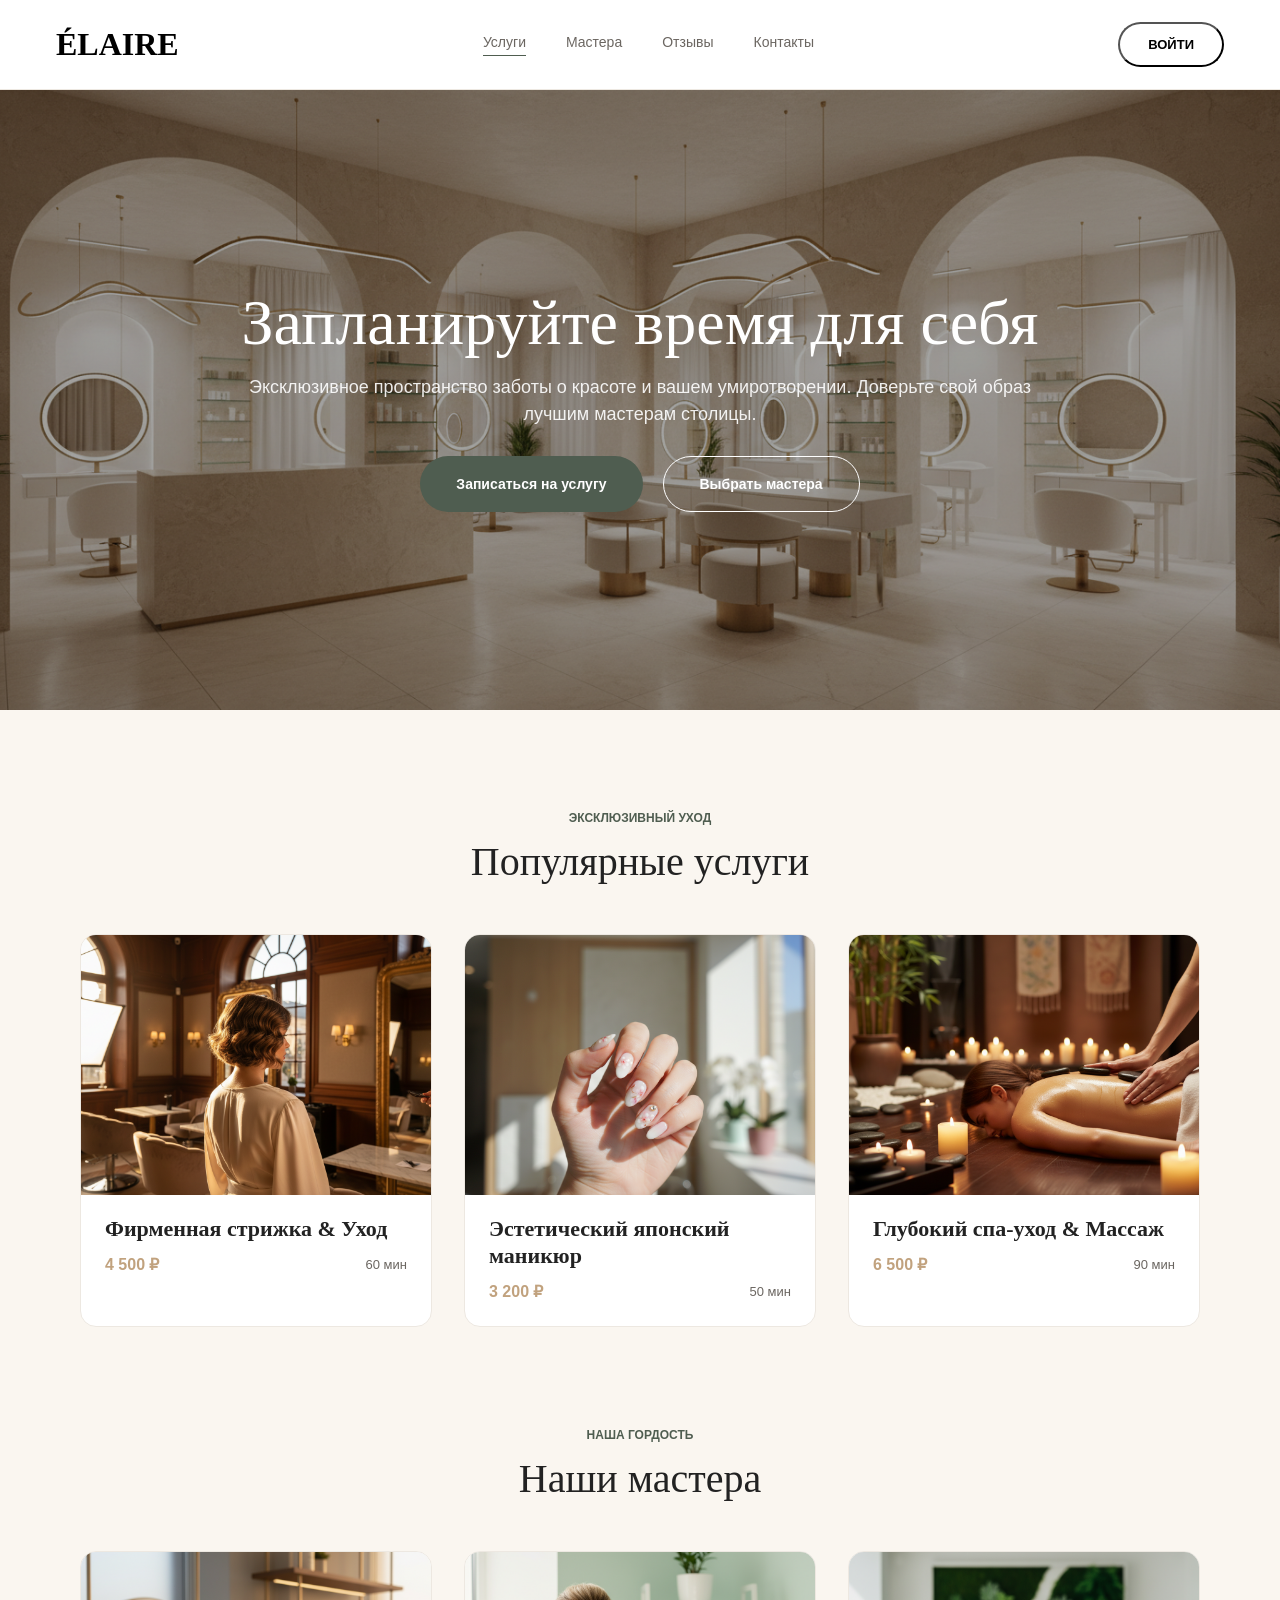
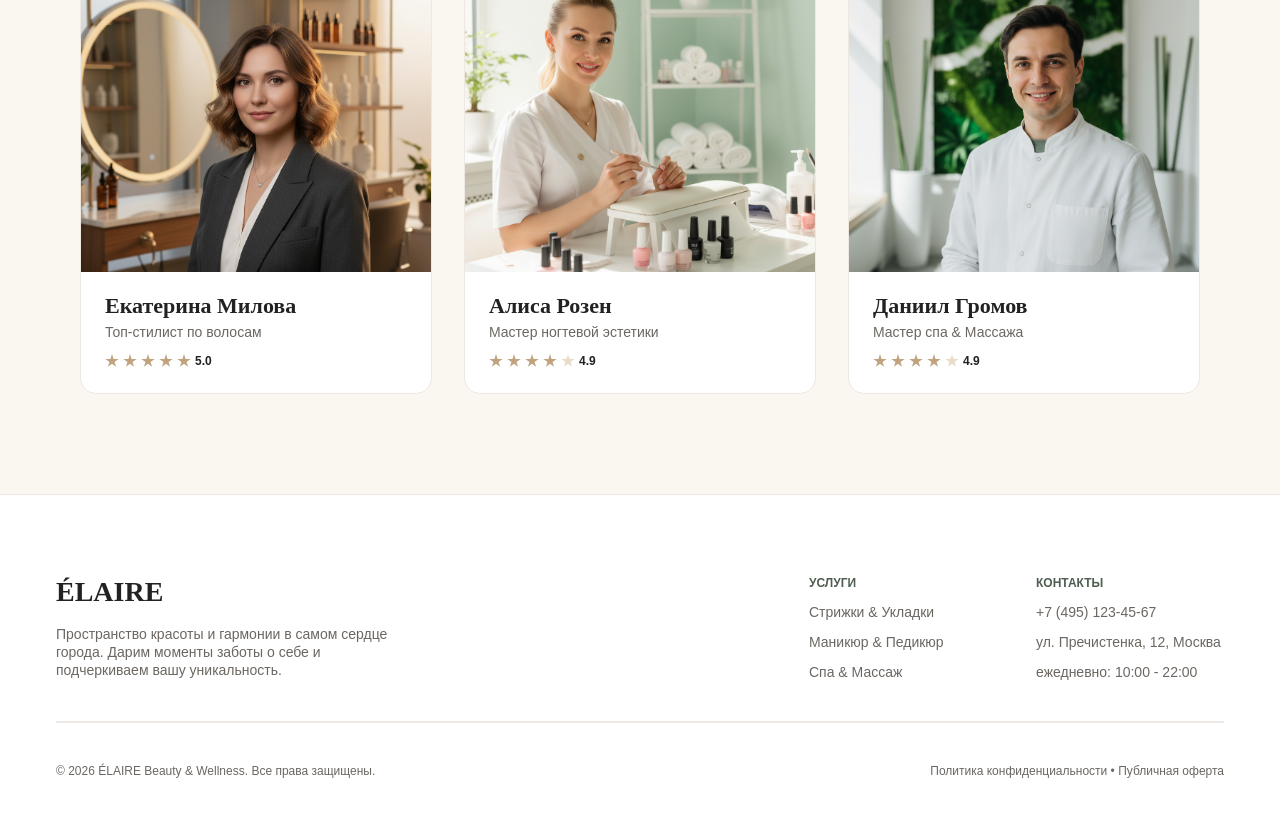
<file: frontend-1-complete/index.html>
<!DOCTYPE html>
<html lang="ru">
  <head>
    <meta charset="UTF-8" />
    <link rel="icon" type="image/svg+xml" href="/favicon.svg" />
    <meta name="viewport" content="width=device-width, initial-scale=1.0" />
    <title>ÉLAIRE — Салон услуг</title>
    <link rel="stylesheet" href="home.css" />
  </head>
  <body>
    <div class="page">
      <!-- header -->
      <header class="header">
        <div class="logo">
          <span class="logo-text">ÉLAIRE</span>
        </div>
        <nav class="nav-links">
          <div class="nav-item active"><a href="#">Услуги</a></div>
          <div class="nav-item"><a href="#">Мастера</a></div>
          <div class="nav-item"><a href="#">Отзывы</a></div>
          <div class="nav-item"><a href="#">Контакты</a></div>
        </nav>
        <button class="login-button"><span>Войти</span></button>
      </header>

      <!-- hero -->
      <section class="hero">
        <div class="hero-text-container">
          <h1 class="hero-title">Запланируйте время для себя</h1>
          <p class="hero-desc">
            Эксклюзивное пространство заботы о красоте и вашем умиротворении.
            Доверьте свой образ лучшим мастерам столицы.
          </p>
        </div>
        <div class="hero-ctas">
          <button
            class="cta-service"
            onclick="window.location.href='services.html'"
          >
            Записаться на услугу
          </button>
          <button class="cta-master">Выбрать мастера</button>
        </div>
      </section>

      <!-- popular services -->
      <section class="popular-services">
        <div class="section-header">
          <span class="section-tag">Эксклюзивный уход</span>
          <h2 class="section-title">Популярные услуги</h2>
        </div>
        <div class="services-grid">
          <article class="service-card">
            <div
              class="service-card-image"
              style="background-image: url('images/service-haircut.png')"
            ></div>
            <div class="service-card-body">
              <h3 class="service-card-title">Фирменная стрижка &amp; Уход</h3>
              <div class="service-card-meta">
                <span class="price">4 500 ₽</span>
                <span class="duration">60 мин</span>
              </div>
            </div>
          </article>
          <article class="service-card">
            <div
              class="service-card-image"
              style="background-image: url('images/service-manicure.png')"
            ></div>
            <div class="service-card-body">
              <h3 class="service-card-title">Эстетический японский маникюр</h3>
              <div class="service-card-meta">
                <span class="price">3 200 ₽</span>
                <span class="duration">50 мин</span>
              </div>
            </div>
          </article>
          <article class="service-card">
            <div
              class="service-card-image"
              style="background-image: url('images/service-spa.png')"
            ></div>
            <div class="service-card-body">
              <h3 class="service-card-title">Глубокий спа-уход &amp; Массаж</h3>
              <div class="service-card-meta">
                <span class="price">6 500 ₽</span>
                <span class="duration">90 мин</span>
              </div>
            </div>
          </article>
        </div>
      </section>

      <!-- our masters -->
      <section class="our-masters">
        <div class="section-header">
          <span class="section-tag">Наша гордость</span>
          <h2 class="section-title">Наши мастера</h2>
        </div>
        <div class="masters-grid">
          <article class="master-card">
            <div
              class="master-card-image"
              style="background-image: url('images/master-ekaterina.png')"
            ></div>
            <div class="master-card-body">
              <div class="master-info">
                <h3 class="master-name">Екатерина Милова</h3>
                <span class="master-role">Топ-стилист по волосам</span>
              </div>
              <div class="stars">
                <span class="star"></span>
                <span class="star"></span>
                <span class="star"></span>
                <span class="star"></span>
                <span class="star"></span>
                <span class="rating">5.0</span>
              </div>
            </div>
          </article>
          <article class="master-card">
            <div
              class="master-card-image"
              style="background-image: url('images/master-alisa.png')"
            ></div>
            <div class="master-card-body">
              <div class="master-info">
                <h3 class="master-name">Алиса Розен</h3>
                <span class="master-role">Мастер ногтевой эстетики</span>
              </div>
              <div class="stars">
                <span class="star"></span>
                <span class="star"></span>
                <span class="star"></span>
                <span class="star"></span>
                <span class="star star-empty"></span>
                <span class="rating">4.9</span>
              </div>
            </div>
          </article>
          <article class="master-card">
            <div
              class="master-card-image"
              style="background-image: url('images/master-daniil.png')"
            ></div>
            <div class="master-card-body">
              <div class="master-info">
                <h3 class="master-name">Даниил Громов</h3>
                <span class="master-role">Мастер спа &amp; Массажа</span>
              </div>
              <div class="stars">
                <span class="star"></span>
                <span class="star"></span>
                <span class="star"></span>
                <span class="star"></span>
                <span class="star star-empty"></span>
                <span class="rating">4.9</span>
              </div>
            </div>
          </article>
        </div>
      </section>

      <!-- footer -->
      <footer class="footer">
        <div class="footer-top">
          <div class="footer-brand">
            <span class="brand-name">ÉLAIRE</span>
            <span class="brand-desc"
              >Пространство красоты и гармонии в самом сердце города. Дарим
              моменты заботы о себе и подчеркиваем вашу уникальность.</span
            >
          </div>
          <div class="footer-links-row">
            <div class="links-col" style="width: 147px">
              <span class="col-title">Услуги</span>
              <a href="#">Стрижки &amp; Укладки</a>
              <a href="#">Маникюр &amp; Педикюр</a>
              <a href="#">Спа &amp; Массаж</a>
            </div>
            <div class="links-col" style="width: 188px">
              <span class="col-title">Контакты</span>
              <a href="#">+7 (495) 123-45-67</a>
              <a href="#">ул. Пречистенка, 12, Москва</a>
              <a href="#">ежедневно: 10:00 - 22:00</a>
            </div>
          </div>
        </div>
        <div class="footer-line"></div>
        <div class="footer-bottom">
          <span class="copy"
            >© 2026 ÉLAIRE Beauty &amp; Wellness. Все права защищены.</span
          >
          <span class="legal"
            >Политика конфиденциальности • Публичная оферта</span
          >
        </div>
      </footer>
    </div>
  </body>
</html>
</file>
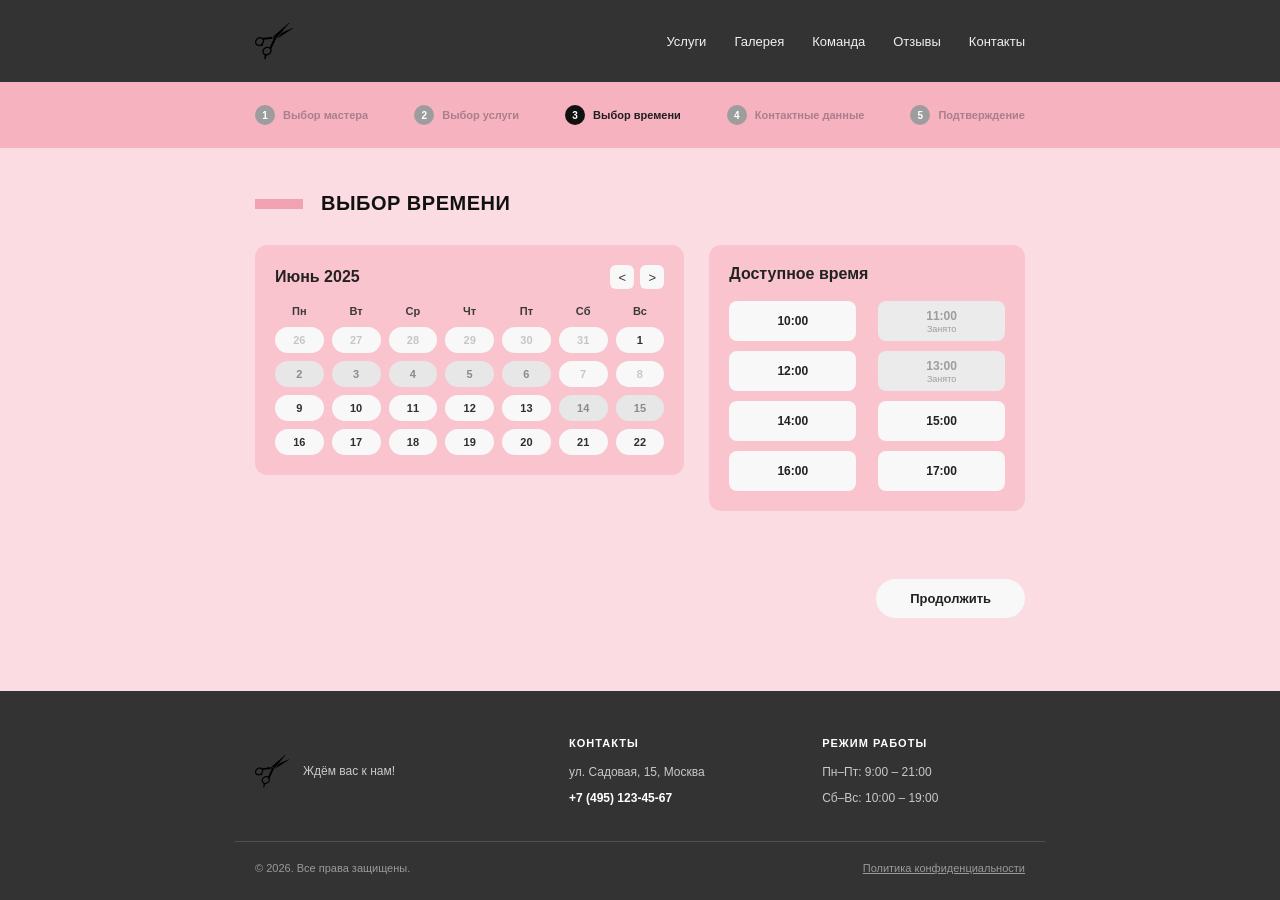
<file: frontend-1-practice/index.html>
<!DOCTYPE html>
<html lang="ru">
  <head>
    <meta charset="UTF-8" />
    <meta name="viewport" content="width=device-width, initial-scale=1.0" />
    <title>Выбор даты и времени</title>
    <link rel="stylesheet" href="styles.css" />
  </head>
  <body>
    <div class="page">

      <!-- Шапка -->
      <header class="header">
        <div class="container header__inner">
          <a class="logo" href="#" aria-label="На главную">
            <img class="logo__img" src="images/logo.png" alt="Логотип салона — ножницы" />
          </a>
          <nav class="nav" aria-label="Основное меню">
            <ul class="nav__list">
              <li><a class="nav__link" href="#">Услуги</a></li>
              <li><a class="nav__link" href="#">Галерея</a></li>
              <li><a class="nav__link" href="#">Команда</a></li>
              <li><a class="nav__link" href="#">Отзывы</a></li>
              <li><a class="nav__link" href="#">Контакты</a></li>
            </ul>
          </nav>
        </div>
      </header>

      <!-- Степпер -->
      <div class="stepper">
        <ol class="steps container">
          <li class="step">
            <span class="step__num">1</span>
            <span class="step__label">Выбор мастера</span>
          </li>
          <li class="step">
            <span class="step__num">2</span>
            <span class="step__label">Выбор услуги</span>
          </li>
          <li class="step step--active">
            <span class="step__num">3</span>
            <span class="step__label">Выбор времени</span>
          </li>
          <li class="step">
            <span class="step__num">4</span>
            <span class="step__label">Контактные данные</span>
          </li>
          <li class="step">
            <span class="step__num">5</span>
            <span class="step__label">Подтверждение</span>
          </li>
        </ol>
      </div>

      <!-- Основная область -->
      <main class="main">
        <div class="container">
          <div class="page-title">
            <span class="page-title__accent" aria-hidden="true"></span>
            <h1 class="page-title__text">Выбор времени</h1>
          </div>

          <div class="booking">
            <!-- Календарь -->
            <section class="card calendar" aria-label="Календарь записи">
              <header class="calendar__header">
                <h2 class="calendar__title">Июнь 2025</h2>
                <div class="calendar__nav">
                  <button class="icon-btn" type="button" aria-label="Предыдущий месяц"><</button>
                  <button class="icon-btn" type="button" aria-label="Следующий месяц">></button>
                </div>
              </header>

              <ul class="weekdays">
                <li class="weekdays__item">Пн</li>
                <li class="weekdays__item">Вт</li>
                <li class="weekdays__item">Ср</li>
                <li class="weekdays__item">Чт</li>
                <li class="weekdays__item">Пт</li>
                <li class="weekdays__item">Сб</li>
                <li class="weekdays__item">Вс</li>
              </ul>

              <div class="days">
                <button class="day day--muted" type="button" disabled>26</button>
                <button class="day day--muted" type="button" disabled>27</button>
                <button class="day day--muted" type="button" disabled>28</button>
                <button class="day day--muted" type="button" disabled>29</button>
                <button class="day day--muted" type="button" disabled>30</button>
                <button class="day day--muted" type="button" disabled>31</button>
                <button class="day" type="button">1</button>

                <button class="day day--busy" type="button" disabled>2</button>
                <button class="day day--busy" type="button" disabled>3</button>
                <button class="day day--busy" type="button" disabled>4</button>
                <button class="day day--busy" type="button" disabled>5</button>
                <button class="day day--busy" type="button" disabled>6</button>
                <button class="day day--muted" type="button" disabled>7</button>
                <button class="day day--muted" type="button" disabled>8</button>

                <button class="day" type="button">9</button>
                <button class="day" type="button">10</button>
                <button class="day" type="button">11</button>
                <button class="day" type="button">12</button>
                <button class="day" type="button">13</button>
                <button class="day day--busy" type="button" disabled>14</button>
                <button class="day day--busy" type="button" disabled>15</button>

                <button class="day" type="button">16</button>
                <button class="day" type="button">17</button>
                <button class="day" type="button">18</button>
                <button class="day" type="button">19</button>
                <button class="day" type="button">20</button>
                <button class="day" type="button">21</button>
                <button class="day" type="button">22</button>
              </div>
            </section>

            <!-- Слоты времени -->
            <aside class="card slots" aria-label="Доступное время">
              <h2 class="slots__title">Доступное время</h2>
              <div class="slots__grid">
                <button class="slot" type="button"><span class="slot__time">10:00</span></button>
                <button class="slot slot--busy" type="button" disabled>
                  <span class="slot__time">11:00</span>
                  <span class="slot__note">Занято</span>
                </button>
                <button class="slot" type="button"><span class="slot__time">12:00</span></button>
                <button class="slot slot--busy" type="button" disabled>
                  <span class="slot__time">13:00</span>
                  <span class="slot__note">Занято</span>
                </button>
                <button class="slot" type="button">
                  <span class="slot__time">14:00</span>
                </button>
                <button class="slot" type="button"><span class="slot__time">15:00</span></button>
                <button class="slot" type="button"><span class="slot__time">16:00</span></button>
                <button class="slot" type="button"><span class="slot__time">17:00</span></button>
              </div>
            </aside>
          </div>

          <div class="actions">
            <button class="btn" type="button">Продолжить</button>
          </div>
        </div>
      </main>

      <!-- Подвал -->
      <footer class="footer">
  <div class="container footer__inner">
    <div class="footer__brand">
      <span class="logo--footer" aria-hidden="true">
        <img class="logo__img" src="images/logo.png" alt="" />
      </span>
      <p class="footer__tagline">Ждём вас к нам!</p>
    </div>

    <div class="footer__col">
      <h3 class="footer__heading">Контакты</h3>
      <ul class="footer__list">
        <li class="footer__item">ул. Садовая, 15, Москва</li>
        <li class="footer__item">
          <a class="footer__phone" href="tel:+74951234567">+7 (495) 123-45-67</a>
        </li>
      </ul>
    </div>

    <div class="footer__col">
      <h3 class="footer__heading">Режим работы</h3>
      <ul class="footer__list">
        <li class="footer__item">Пн–Пт: 9:00 – 21:00</li>
        <li class="footer__item">Сб–Вс: 10:00 – 19:00</li>
      </ul>
    </div>
  </div>

  <div class="container footer__bottom">
    <p class="footer__copy">© 2026. Все права защищены.</p>
    <a class="footer__link" href="#">Политика конфиденциальности</a>
  </div>
</footer>

    </div>
  </body>
</html>
</file>
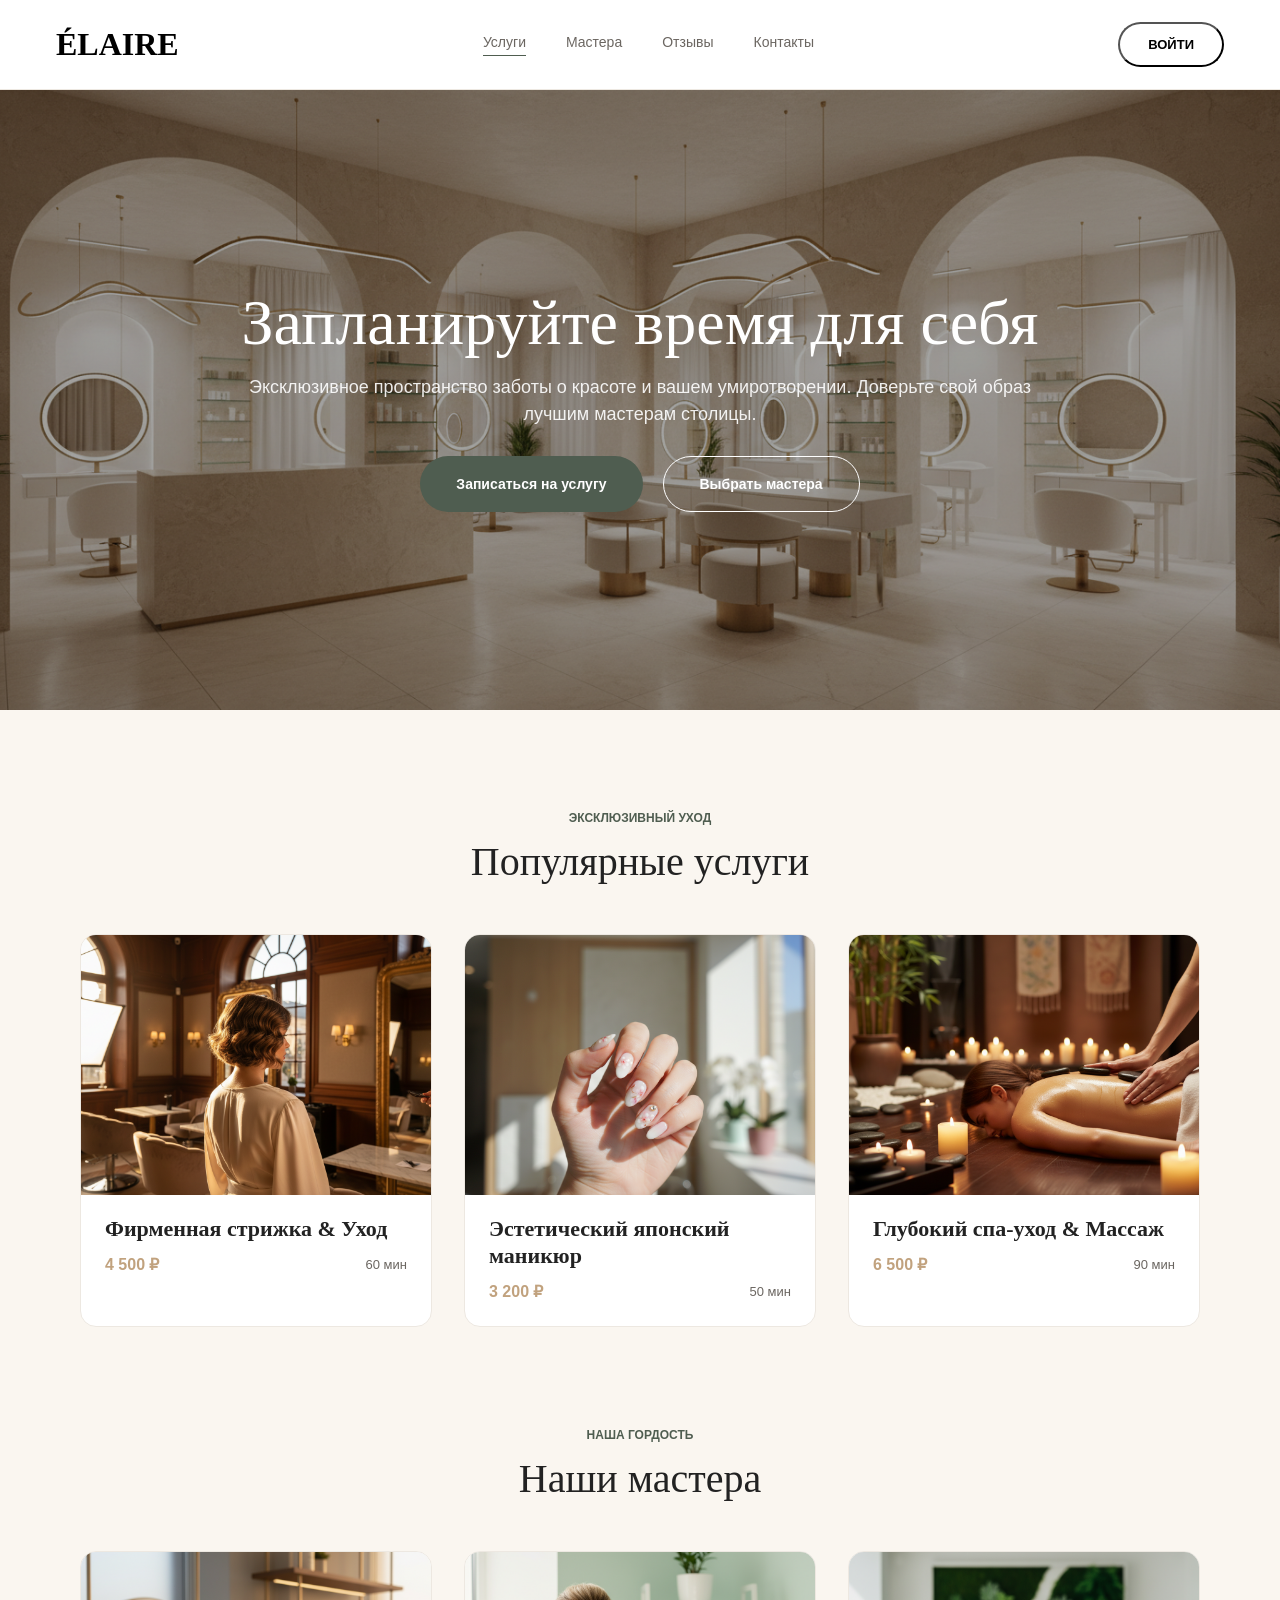
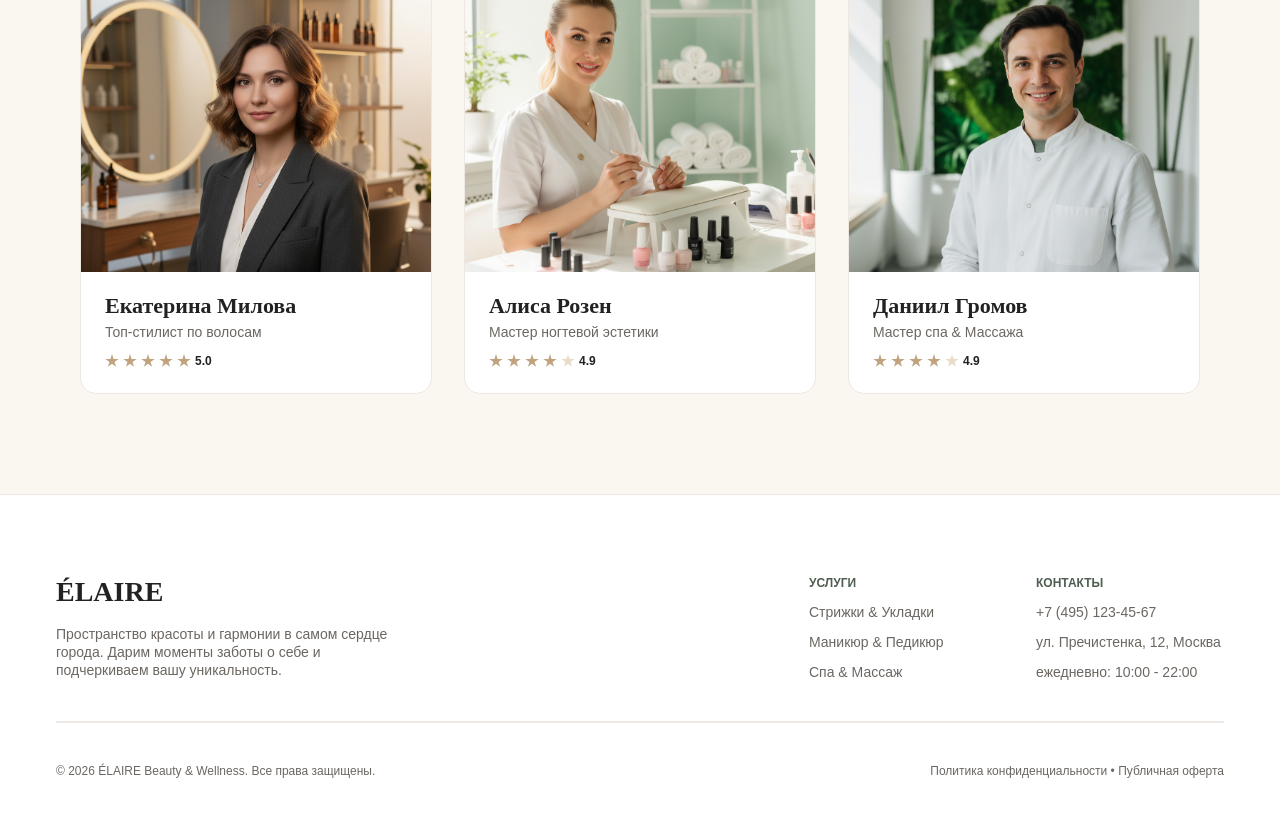
<file: frontend-2-complete/index.html>
<!DOCTYPE html>
<html lang="ru">
  <head>
    <meta charset="UTF-8" />
    <link rel="icon" type="image/svg+xml" href="/favicon.svg" />
    <meta name="viewport" content="width=device-width, initial-scale=1.0" />
    <title>ÉLAIRE — Салон услуг</title>
    <link rel="stylesheet" href="home.css" />
  </head>
  <body>
    <div class="page">
      <!-- header -->
      <header class="header">
        <div class="logo">
          <span class="logo-text">ÉLAIRE</span>
        </div>
        <nav class="nav-links">
          <div class="nav-item active"><a href="#">Услуги</a></div>
          <div class="nav-item"><a href="#">Мастера</a></div>
          <div class="nav-item"><a href="#">Отзывы</a></div>
          <div class="nav-item"><a href="#">Контакты</a></div>
        </nav>
        <button class="login-button"><span>Войти</span></button>
      </header>

      <!-- hero -->
      <section class="hero">
        <div class="hero-text-container">
          <h1 class="hero-title">Запланируйте время для себя</h1>
          <p class="hero-desc">
            Эксклюзивное пространство заботы о красоте и вашем умиротворении.
            Доверьте свой образ лучшим мастерам столицы.
          </p>
        </div>
        <div class="hero-ctas">
          <button class="cta-service">Записаться на услугу</button>
          <button class="cta-master">Выбрать мастера</button>
        </div>
      </section>

      <!-- popular services -->
      <section class="popular-services">
        <div class="section-header">
          <span class="section-tag">Эксклюзивный уход</span>
          <h2 class="section-title">Популярные услуги</h2>
        </div>
        <div class="services-grid">
          <article class="service-card">
            <div
              class="service-card-image"
              style="background-image: url('images/service-haircut.png')"
            ></div>
            <div class="service-card-body">
              <h3 class="service-card-title">Фирменная стрижка &amp; Уход</h3>
              <div class="service-card-meta">
                <span class="price">4 500 ₽</span>
                <span class="duration">60 мин</span>
              </div>
            </div>
          </article>
          <article class="service-card">
            <div
              class="service-card-image"
              style="background-image: url('images/service-manicure.png')"
            ></div>
            <div class="service-card-body">
              <h3 class="service-card-title">Эстетический японский маникюр</h3>
              <div class="service-card-meta">
                <span class="price">3 200 ₽</span>
                <span class="duration">50 мин</span>
              </div>
            </div>
          </article>
          <article class="service-card">
            <div
              class="service-card-image"
              style="background-image: url('images/service-spa.png')"
            ></div>
            <div class="service-card-body">
              <h3 class="service-card-title">Глубокий спа-уход &amp; Массаж</h3>
              <div class="service-card-meta">
                <span class="price">6 500 ₽</span>
                <span class="duration">90 мин</span>
              </div>
            </div>
          </article>
        </div>
      </section>

      <!-- our masters -->
      <section class="our-masters">
        <div class="section-header">
          <span class="section-tag">Наша гордость</span>
          <h2 class="section-title">Наши мастера</h2>
        </div>
        <div class="masters-grid">
          <article class="master-card">
            <div
              class="master-card-image"
              style="background-image: url('images/master-ekaterina.png')"
            ></div>
            <div class="master-card-body">
              <div class="master-info">
                <h3 class="master-name">Екатерина Милова</h3>
                <span class="master-role">Топ-стилист по волосам</span>
              </div>
              <div class="stars">
                <span class="star"></span>
                <span class="star"></span>
                <span class="star"></span>
                <span class="star"></span>
                <span class="star"></span>
                <span class="rating">5.0</span>
              </div>
            </div>
          </article>
          <article class="master-card">
            <div
              class="master-card-image"
              style="background-image: url('images/master-alisa.png')"
            ></div>
            <div class="master-card-body">
              <div class="master-info">
                <h3 class="master-name">Алиса Розен</h3>
                <span class="master-role">Мастер ногтевой эстетики</span>
              </div>
              <div class="stars">
                <span class="star"></span>
                <span class="star"></span>
                <span class="star"></span>
                <span class="star"></span>
                <span class="star star-empty"></span>
                <span class="rating">4.9</span>
              </div>
            </div>
          </article>
          <article class="master-card">
            <div
              class="master-card-image"
              style="background-image: url('images/master-daniil.png')"
            ></div>
            <div class="master-card-body">
              <div class="master-info">
                <h3 class="master-name">Даниил Громов</h3>
                <span class="master-role">Мастер спа &amp; Массажа</span>
              </div>
              <div class="stars">
                <span class="star"></span>
                <span class="star"></span>
                <span class="star"></span>
                <span class="star"></span>
                <span class="star star-empty"></span>
                <span class="rating">4.9</span>
              </div>
            </div>
          </article>
        </div>
      </section>

      <!-- footer -->
      <footer class="footer">
        <div class="footer-top">
          <div class="footer-brand">
            <span class="brand-name">ÉLAIRE</span>
            <span class="brand-desc"
              >Пространство красоты и гармонии в самом сердце города. Дарим
              моменты заботы о себе и подчеркиваем вашу уникальность.</span
            >
          </div>
          <div class="footer-links-row">
            <div class="links-col" style="width: 147px">
              <span class="col-title">Услуги</span>
              <a href="#">Стрижки &amp; Укладки</a>
              <a href="#">Маникюр &amp; Педикюр</a>
              <a href="#">Спа &amp; Массаж</a>
            </div>
            <div class="links-col" style="width: 188px">
              <span class="col-title">Контакты</span>
              <a href="#">+7 (495) 123-45-67</a>
              <a href="#">ул. Пречистенка, 12, Москва</a>
              <a href="#">ежедневно: 10:00 - 22:00</a>
            </div>
          </div>
        </div>
        <div class="footer-line"></div>
        <div class="footer-bottom">
          <span class="copy"
            >© 2026 ÉLAIRE Beauty &amp; Wellness. Все права защищены.</span
          >
          <span class="legal"
            >Политика конфиденциальности • Публичная оферта</span
          >
        </div>
      </footer>
    </div>
    <script src="./home.js"></script>
  </body>
</html>
</file>
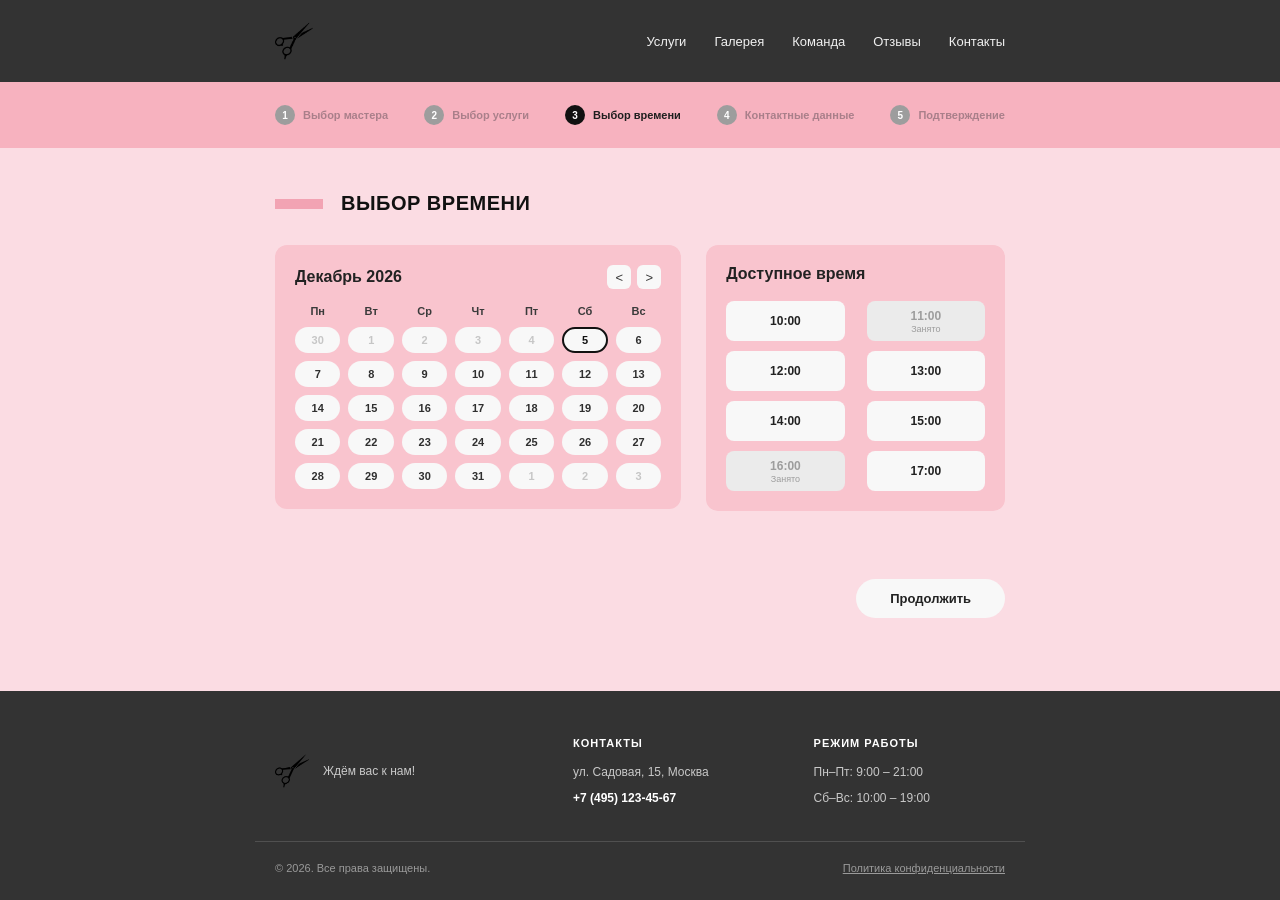
<file: frontend-2-practice/index.html>
<!DOCTYPE html>
<html lang="ru">
  <head>
    <meta charset="UTF-8" />
    <meta name="viewport" content="width=device-width, initial-scale=1.0" />
    <title>Выбор даты и времени</title>
    <link rel="stylesheet" href="styles.css" />
  </head>
  <body>
    <div class="page">

      <!-- Шапка -->
      <header class="header">
        <div class="container header__inner">
          <a class="logo" href="#" aria-label="На главную">
            <img class="logo__img" src="images/logo.png" alt="Логотип салона — ножницы" />
          </a>
          <nav class="nav" aria-label="Основное меню">
            <ul class="nav__list">
              <li><a class="nav__link" href="#">Услуги</a></li>
              <li><a class="nav__link" href="#">Галерея</a></li>
              <li><a class="nav__link" href="#">Команда</a></li>
              <li><a class="nav__link" href="#">Отзывы</a></li>
              <li><a class="nav__link" href="#">Контакты</a></li>
            </ul>
          </nav>
        </div>
      </header>

      <!-- Степпер -->
      <div class="stepper">
        <ol class="steps container">
          <li class="step">
            <span class="step__num">1</span>
            <span class="step__label">Выбор мастера</span>
          </li>
          <li class="step">
            <span class="step__num">2</span>
            <span class="step__label">Выбор услуги</span>
          </li>
          <li class="step step--active">
            <span class="step__num">3</span>
            <span class="step__label">Выбор времени</span>
          </li>
          <li class="step">
            <span class="step__num">4</span>
            <span class="step__label">Контактные данные</span>
          </li>
          <li class="step">
            <span class="step__num">5</span>
            <span class="step__label">Подтверждение</span>
          </li>
        </ol>
      </div>

      <!-- Основная область -->
      <main class="main">
        <div class="container">
          <div class="page-title">
            <span class="page-title__accent" aria-hidden="true"></span>
            <h1 class="page-title__text">Выбор времени</h1>
          </div>

          <div class="booking">
            <!-- Календарь -->
            <section class="card calendar" aria-label="Календарь записи">
              <header class="calendar__header">
                <h2 class="calendar__title">Июнь 2025</h2>
                <div class="calendar__nav">
                  <button class="icon-btn" type="button" aria-label="Предыдущий месяц"><</button>
                  <button class="icon-btn" type="button" aria-label="Следующий месяц">></button>
                </div>
              </header>

              <ul class="weekdays">
                <li class="weekdays__item">Пн</li>
                <li class="weekdays__item">Вт</li>
                <li class="weekdays__item">Ср</li>
                <li class="weekdays__item">Чт</li>
                <li class="weekdays__item">Пт</li>
                <li class="weekdays__item">Сб</li>
                <li class="weekdays__item">Вс</li>
              </ul>

              <div class="days"></div>
            </section>

            <!-- Слоты времени -->
            <aside class="card slots" aria-label="Доступное время">
              <h2 class="slots__title">Доступное время</h2>
              <div class="slots__grid">  </div>
            </aside>
          </div>

          <div class="actions">
            <button class="btn" type="button">Продолжить</button>
          </div>
        </div>
      </main>

      <!-- Подвал -->
      <footer class="footer">
  <div class="container footer__inner">
    <div class="footer__brand">
      <span class="logo--footer" aria-hidden="true">
        <img class="logo__img" src="images/logo.png" alt="" />
      </span>
      <p class="footer__tagline">Ждём вас к нам!</p>
    </div>

    <div class="footer__col">
      <h3 class="footer__heading">Контакты</h3>
      <ul class="footer__list">
        <li class="footer__item">ул. Садовая, 15, Москва</li>
        <li class="footer__item">
          <a class="footer__phone" href="tel:+74951234567">+7 (495) 123-45-67</a>
        </li>
      </ul>
    </div>

    <div class="footer__col">
      <h3 class="footer__heading">Режим работы</h3>
      <ul class="footer__list">
        <li class="footer__item">Пн–Пт: 9:00 – 21:00</li>
        <li class="footer__item">Сб–Вс: 10:00 – 19:00</li>
      </ul>
    </div>
  </div>

  <div class="container footer__bottom">
    <p class="footer__copy">© 2026. Все права защищены.</p>
    <a class="footer__link" href="#">Политика конфиденциальности</a>
  </div>
</footer>

    </div>
    <script src="script.js"></script>
  </body>
</html>
</file>
<file: frontend-1-complete/home.css>
/* ===== reset & base ===== */
* {
  margin: 0;
  padding: 0;
  box-sizing: border-box;
}

body {
  min-height: 100vh;
  font-family: "DM Sans", sans-serif;
}

.page {
  display: flex;
  flex-direction: column;
  min-height: 100vh;
  background: #faf6f0;
}

/* ===== header ===== */
.header {
  display: flex;
  flex-direction: row;
  justify-content: space-between;
  align-items: center;
  padding: 0px 56px;
  height: 90px;
  background: #ffffff;
  border-bottom: 1px solid #ede8e1;
}

.logo-text {
  font-family: "Cormorant Garamond", serif;
  font-weight: 600;
  font-size: 32px;
  line-height: 39px;
  cursor: pointer;
}

.nav-links {
  display: flex;
  flex-direction: row;
  gap: 40px;
}

.nav-item {
  padding-bottom: 4px;
  border-bottom: 1.5px solid transparent;
}

.nav-item.active {
  border-bottom-color: #4f5d50;
}

.nav-item a {
  font-size: 14px;
  line-height: 18px;
  color: #6b6661;
  text-decoration: none;
}

.login-button {
  padding: 12px 28px;
  border-radius: 100px;
  background: transparent;
  cursor: pointer;
  font-weight: 600;
  font-size: 13px;
  line-height: 17px;
  text-transform: uppercase;
}

/* ===== hero ===== */
.hero {
  display: flex;
  flex-direction: column;
  justify-content: center;
  align-items: center;
  padding: 0px 80px;
  gap: 28px;
  height: 620px;
  background: linear-gradient(0deg, rgba(0, 0, 0, 0.35), rgba(0, 0, 0, 0.35)),
    url("./images/hero-salon.png") center / cover no-repeat;
}

.hero-text-container {
  display: flex;
  flex-direction: column;
  align-items: center;
  gap: 16px;
  max-width: 800px;
}

.hero-title {
  font-family: "Cormorant Garamond", serif;
  font-weight: 400;
  font-size: 64px;
  line-height: 1.1;
  text-align: center;
  color: #ffffff;
}

.hero-desc {
  font-size: 18px;
  line-height: 1.5;
  text-align: center;
  color: #ffffff;
  opacity: 0.9;
}

.hero-ctas {
  display: flex;
  flex-direction: row;
  gap: 20px;
}

.cta-service {
  padding: 18px 36px;
  background: #4f5d50;
  border-radius: 100px;
  border: none;
  cursor: pointer;
  font-weight: 600;
  font-size: 14px;
  line-height: 18px;
  color: #ffffff;
}

.cta-service:hover {
  background: #3d4a3e;
}

.cta-master {
  padding: 18px 36px;
  background: transparent;
  border: 1px solid #ffffff;
  border-radius: 100px;
  cursor: pointer;
  font-weight: 600;
  font-size: 14px;
  line-height: 18px;
  color: #ffffff;
}

.cta-master:hover {
  background: rgba(255, 255, 255, 0.1);
}

/* ===== section header ===== */
.section-header {
  display: flex;
  flex-direction: column;
  align-items: center;
  gap: 12px;
  width: 100%;
}

.section-tag {
  font-weight: 700;
  font-size: 12px;
  line-height: 16px;
  text-transform: uppercase;
  color: #4f5d50;
}

.section-title {
  font-family: "Cormorant Garamond", serif;
  font-weight: 500;
  font-size: 40px;
  line-height: 48px;
  color: #222222;
}

/* ===== popular services ===== */
.popular-services {
  display: flex;
  flex-direction: column;
  align-items: flex-start;
  padding: 100px 80px 80px;
  gap: 48px;
  background: #faf6f0;
}

.services-grid {
  display: flex;
  flex-direction: row;
  gap: 32px;
  width: 100%;
}

.service-card {
  display: flex;
  flex-direction: column;
  align-items: flex-start;
  gap: 20px;
  flex: 1;
  padding-bottom: 24px;
  background: #ffffff;
  border: 1px solid #ede8e1;
  border-radius: 16px;
  overflow: hidden;
}

.service-card-image {
  width: 100%;
  height: 260px;
  background-size: cover;
  background-position: center;
  background-repeat: no-repeat;
}

.service-card-image--haircut {
  background-image: url("../images/service-haircut.png");
}

.service-card-image--manicure {
  background-image: url("../images/service-manicure.png");
}

.service-card-image--spa {
  background-image: url("../images/service-spa.png");
}

.service-card-body {
  display: flex;
  flex-direction: column;
  gap: 12px;
  padding: 0 24px;
  width: 100%;
}

.service-card-title {
  font-family: "Cormorant Garamond", serif;
  font-weight: 600;
  font-size: 22px;
  line-height: 27px;
  color: #222222;
}

.service-card-meta {
  display: flex;
  flex-direction: row;
  justify-content: space-between;
  align-items: center;
}

.service-card-meta .price {
  font-weight: 600;
  font-size: 16px;
  line-height: 21px;
  color: #c1a27e;
}

.service-card-meta .duration {
  font-size: 13px;
  line-height: 17px;
  color: #6b6661;
}

/* ===== our masters ===== */
.our-masters {
  display: flex;
  flex-direction: column;
  align-items: flex-start;
  padding: 20px 80px 100px;
  gap: 48px;
  background: #faf6f0;
}

.masters-grid {
  display: flex;
  flex-direction: row;
  gap: 32px;
  width: 100%;
}

.master-card {
  display: flex;
  flex-direction: column;
  align-items: flex-start;
  gap: 20px;
  flex: 1;
  padding-bottom: 24px;
  background: #ffffff;
  border: 1px solid #ede8e1;
  border-radius: 16px;
  overflow: hidden;
}

.master-card-image {
  width: 100%;
  height: 320px;
  background-size: cover;
  background-position: center;
  background-repeat: no-repeat;
}

.master-card-image--ekaterina {
  background-image: url("../images/master-ekaterina.png");
}

.master-card-image--alisa {
  background-image: url("../images/master-alisa.png");
}

.master-card-image--daniil {
  background-image: url("../images/master-daniil.png");
}

.master-card-body {
  display: flex;
  flex-direction: column;
  gap: 12px;
  padding: 0 24px;
  width: 100%;
}

.master-info {
  display: flex;
  flex-direction: column;
  gap: 4px;
}

.master-name {
  font-family: "Cormorant Garamond", serif;
  font-weight: 600;
  font-size: 22px;
  line-height: 27px;
  color: #222222;
}

.master-role {
  font-size: 14px;
  line-height: 18px;
  color: #6b6661;
}

.stars {
  display: flex;
  flex-direction: row;
  align-items: center;
  gap: 4px;
}

.star {
  width: 14px;
  height: 14px;
  background: #c1a27e;
  clip-path: polygon(
    50% 0%,
    61% 35%,
    98% 35%,
    68% 57%,
    79% 91%,
    50% 70%,
    21% 91%,
    32% 57%,
    2% 35%,
    39% 35%
  );
}

.star-empty {
  background: #eadbc8;
}

.rating {
  font-weight: 600;
  font-size: 12px;
  line-height: 16px;
  color: #222222;
}

/* ===== footer ===== */
.footer {
  background: #ffffff;
  display: flex;
  flex-direction: column;
  padding: 80px 56px 48px;
  border-top: 1px solid #ede8e1;
  margin-top: auto;
}

.footer-top {
  display: flex;
  flex-direction: row;
  justify-content: space-between;
  gap: 20px;
}

.footer-brand {
  display: flex;
  flex-direction: column;
  gap: 16px;
}

.footer-brand .brand-name {
  font-family: "Cormorant Garamond", serif;
  font-style: normal;
  font-weight: 600;
  font-size: 28px;
  line-height: 34px;
  color: #222222;
}

.footer-brand .brand-desc {
  max-width: 360px;
  font-size: 14px;
  line-height: 18px;
  color: #6b6661;
}

.footer-links-row {
  display: flex;
  flex-direction: row;
  gap: 80px;
}

.links-col {
  display: flex;
  flex-direction: column;
  gap: 12px;
}

.links-col .col-title {
  font-weight: 600;
  font-size: 12px;
  line-height: 16px;
  text-transform: uppercase;
  color: #4f5d50;
}

.links-col a {
  font-size: 14px;
  line-height: 18px;
  color: #6b6661;
  text-decoration: none;
}

.footer-line {
  border: 1px solid #ede8e1;
  margin-top: 40px;
  margin-bottom: 40px;
}

.footer-bottom {
  display: flex;
  flex-direction: row;
  justify-content: space-between;
  align-items: center;
  flex-grow: 0;
}

.footer-bottom .copy {
  font-size: 12px;
  line-height: 16px;
  color: #6b6661;
}

.footer-bottom .legal {
  font-size: 12px;
  line-height: 16px;
  color: #6b6661;
  margin-left: 20px;
}
</file>
<file: frontend-1-practice/styles.css>
/* ---------- База ---------- */
:root {
  --color-dark: #333333;
  --color-pink-bar: #f7b2bf;
  --color-pink-bg: #fbdce3;
  --color-pink-card: #f9c4ce;
  --color-accent: #f2a3b3;
  --color-light: #f8f8f8;
  --color-gray: #e7e7e7;
  --color-text: #2b2b2b;
  --color-muted: #9d9d9d;
  --color-day-muted: #c6c6c6;
  --color-step-muted: #a97f8a;
  --shadow-hover: 0 4px 12px rgba(0, 0, 0, 0.18);
}

body {
  margin: 0;
  font-family: Arial, "Helvetica Neue", Helvetica, sans-serif;
  color: var(--color-text);
  background: var(--color-pink-bg);
}

.page {
  min-height: 100vh;
  display: flex;
  flex-direction: column;
}

.main {
  flex: 1;
  padding: 44px 0 56px;
}

.container {
  max-width: 770px;
  margin: 0 auto;
  padding: 0 20px;
}

ul, ol { list-style: none; margin: 0; padding: 0; }
h1, h2, h3, p { margin: 0; }
button { font: inherit; }

/* ---------- Шапка ---------- */
.header {
  background: var(--color-dark);
}

.header__inner {
  display: flex;
  align-items: center;
  justify-content: space-between;
  min-height: 82px;
}

.logo__img {
  display: block;
  width: 38px;
  height: 38px;
  object-fit: contain;
}

.logo--footer .logo__img {
  width: 34px;
  height: 34px;
}

.logo:hover { opacity: 0.75; }

.nav__list {
  display: flex;
  gap: 28px;
}

.nav__link {
  color: #f1f1f1;
  font-size: 13px;
  text-decoration: none;
  cursor: pointer;
  transition: color 0.15s;
}

.nav__link:hover {
  color: var(--color-pink-bar);
}

/* ---------- Степпер ---------- */
.stepper {
  background: var(--color-pink-bar);
  padding: 23px 0;
}

.steps {
  display: flex;
  align-items: center;
  justify-content: space-between;
}

.step {
  display: flex;
  align-items: center;
  gap: 8px;
}

.step__num {
  width: 20px;
  height: 20px;
  border-radius: 50%;
  background: var(--color-muted);
  color: #ffffff;
  font-size: 10px;
  font-weight: 700;
  display: flex;
  align-items: center;
  justify-content: center;
  flex-shrink: 0;
}

.step__label {
  font-size: 11px;
  font-weight: 600;
  color: var(--color-step-muted);
  white-space: nowrap;
}

.step--active .step__num { background: #111111; }
.step--active .step__label { color: #1f1f1f; }

/* ---------- Заголовок страницы ---------- */
.page-title {
  display: flex;
  align-items: center;
  gap: 18px;
  margin-bottom: 30px;
}

.page-title__accent {
  width: 48px;
  height: 10px;
  background: var(--color-accent);
}

.page-title__text {
  font-size: 20px;
  font-weight: 700;
  letter-spacing: 0.5px;
  text-transform: uppercase;
  color: #111111;
}

/* ---------- Карточки ---------- */
.booking {
  display: grid;
  grid-template-columns: 1.36fr 1fr;
  gap: 25px;
  align-items: start;
}

.card {
  background: var(--color-pink-card);
  border-radius: 12px;
  padding: 20px;
}

/* ---------- Календарь ---------- */
.calendar__header {
  display: flex;
  align-items: center;
  justify-content: space-between;
  margin-bottom: 16px;
}

.calendar__title {
  font-size: 16px;
  font-weight: 700;
  color: #222222;
}

.calendar__nav {
  display: flex;
  gap: 6px;
}

.icon-btn {
  width: 24px;
  height: 24px;
  border: none;
  border-radius: 6px;
  background: var(--color-light);
  color: #333333;
  font-size: 13px;
  line-height: 1;
  display: flex;
  align-items: center;
  justify-content: center;
  cursor: pointer;
  transition: box-shadow 0.15s, background 0.15s;
}

.icon-btn:hover {
  background: #ffffff;
  box-shadow: var(--shadow-hover);
}

.weekdays {
  display: grid;
  grid-template-columns: repeat(7, 1fr);
  gap: 8px;
  margin-bottom: 10px;
}

.weekdays__item {
  text-align: center;
  font-size: 11px;
  font-weight: 700;
  color: #3a3a3a;
}

.days {
  display: grid;
  grid-template-columns: repeat(7, 1fr);
  gap: 8px;
}

.day {
  height: 26px;
  border: 2px solid transparent;
  border-radius: 14px;
  background: var(--color-light);
  color: #2f2f2f;
  font-size: 11px;
  font-weight: 600;
  cursor: pointer;
  transition: box-shadow 0.15s, transform 0.15s;
}

.day--muted { color: var(--color-day-muted); }

.day--busy {
  background: var(--color-gray);
  color: #8a8a8a;
}

.day--selected {
  border-color: #111111;
  color: #111111;
}

/* ---------- Слоты времени ---------- */
.slots__title {
  font-size: 16px;
  font-weight: 700;
  color: #222222;
  margin-bottom: 18px;
}

.slots__grid {
  display: grid;
  grid-template-columns: 1fr 1fr;
  gap: 10px 22px;
}

.slot {
  min-height: 40px;
  padding: 5px 10px;
  border: 2px solid transparent;
  border-radius: 8px;
  background: var(--color-light);
  display: flex;
  flex-direction: column;
  align-items: center;
  justify-content: center;
  gap: 1px;
  cursor: pointer;
  transition: box-shadow 0.15s, transform 0.15s;
}

.slot__time {
  font-size: 12px;
  font-weight: 700;
  color: #222222;
}

.slot__note {
  font-size: 9px;
  color: var(--color-muted);
}

.slot--busy { background: #ebebeb; }
.slot--busy .slot__time { color: var(--color-muted); }
.slot--selected { border-color: #111111; }

/* ---------- Общая реакция на наведение ---------- */
.day:hover:enabled,
.slot:hover:enabled,
.btn:hover {
  box-shadow: var(--shadow-hover);
  transform: translateY(-1px);
}

.day:disabled,
.slot:disabled {
  cursor: default;
}

/* ---------- Кнопка действия ---------- */
.actions {
  display: flex;
  justify-content: flex-end;
  margin-top: 68px;
}

.btn {
  border: none;
  border-radius: 22px;
  background: var(--color-light);
  color: #222222;
  font-size: 13px;
  font-weight: 600;
  padding: 12px 34px;
  cursor: pointer;
  transition: box-shadow 0.15s, transform 0.15s;
}

/* ---------- Подвал ---------- */
.footer {
  background: var(--color-dark);
  color: #c9c9c9;
  padding: 46px 0 26px;
}

.footer__inner {
  display: grid;
  grid-template-columns: 1.4fr 1.1fr 1fr;
  gap: 30px;
  padding-bottom: 36px;
}

.footer__brand {
  display: flex;
  align-items: center;
  gap: 14px;
}

.footer__tagline {
  font-size: 12px;
  color: #c9c9c9;
}

.footer__heading {
  font-size: 11px;
  font-weight: 700;
  letter-spacing: 1px;
  text-transform: uppercase;
  color: #ffffff;
  margin-bottom: 16px;
}

.footer__list {
  display: flex;
  flex-direction: column;
  gap: 12px;
  font-size: 12px;
}

.footer__item {
  font-size: 12px;
}

.footer__phone {
  color: #ffffff;
  font-weight: 700;
  text-decoration: none;
  transition: color 0.15s;
}

.footer__phone:hover { color: var(--color-pink-bar); }

.footer__bottom {
  border-top: 1px solid rgba(255, 255, 255, 0.14);
  padding-top: 20px;
  display: flex;
  align-items: center;
  justify-content: space-between;
  font-size: 11px;
  color: #9a9a9a;
}

.footer__link {
  color: #9a9a9a;
  text-decoration: underline;
  transition: color 0.15s;
}

.footer__link:hover { color: var(--color-pink-bar); }
</file>
<file: frontend-2-complete/home.css>
/* ===== reset & base ===== */
* {
  margin: 0;
  padding: 0;
  box-sizing: border-box;
}

body {
  min-height: 100vh;
  font-family: "DM Sans", sans-serif;
}

.page {
  display: flex;
  flex-direction: column;
  min-height: 100vh;
  background: #faf6f0;
}

/* ===== header ===== */
.header {
  display: flex;
  flex-direction: row;
  justify-content: space-between;
  align-items: center;
  padding: 0px 56px;
  height: 90px;
  background: #ffffff;
  border-bottom: 1px solid #ede8e1;
}

.logo-text {
  font-family: "Cormorant Garamond", serif;
  font-weight: 600;
  font-size: 32px;
  line-height: 39px;
  cursor: pointer;
}

.nav-links {
  display: flex;
  flex-direction: row;
  gap: 40px;
}

.nav-item {
  padding-bottom: 4px;
  border-bottom: 1.5px solid transparent;
}

.nav-item.active {
  border-bottom-color: #4f5d50;
}

.nav-item a {
  font-size: 14px;
  line-height: 18px;
  color: #6b6661;
  text-decoration: none;
}

.login-button {
  padding: 12px 28px;
  border-radius: 100px;
  background: transparent;
  cursor: pointer;
  font-weight: 600;
  font-size: 13px;
  line-height: 17px;
  text-transform: uppercase;
}

/* ===== hero ===== */
.hero {
  display: flex;
  flex-direction: column;
  justify-content: center;
  align-items: center;
  padding: 0px 80px;
  gap: 28px;
  height: 620px;
  background: linear-gradient(0deg, rgba(0, 0, 0, 0.35), rgba(0, 0, 0, 0.35)),
    url("./images/hero-salon.png") center / cover no-repeat;
}

.hero-text-container {
  display: flex;
  flex-direction: column;
  align-items: center;
  gap: 16px;
  max-width: 800px;
}

.hero-title {
  font-family: "Cormorant Garamond", serif;
  font-weight: 400;
  font-size: 64px;
  line-height: 1.1;
  text-align: center;
  color: #ffffff;
}

.hero-desc {
  font-size: 18px;
  line-height: 1.5;
  text-align: center;
  color: #ffffff;
  opacity: 0.9;
}

.hero-ctas {
  display: flex;
  flex-direction: row;
  gap: 20px;
}

.cta-service {
  padding: 18px 36px;
  background: #4f5d50;
  border-radius: 100px;
  border: none;
  cursor: pointer;
  font-weight: 600;
  font-size: 14px;
  line-height: 18px;
  color: #ffffff;
}

.cta-service:hover {
  background: #3d4a3e;
}

.cta-master {
  padding: 18px 36px;
  background: transparent;
  border: 1px solid #ffffff;
  border-radius: 100px;
  cursor: pointer;
  font-weight: 600;
  font-size: 14px;
  line-height: 18px;
  color: #ffffff;
}

.cta-master:hover {
  background: rgba(255, 255, 255, 0.1);
}

/* ===== section header ===== */
.section-header {
  display: flex;
  flex-direction: column;
  align-items: center;
  gap: 12px;
  width: 100%;
}

.section-tag {
  font-weight: 700;
  font-size: 12px;
  line-height: 16px;
  text-transform: uppercase;
  color: #4f5d50;
}

.section-title {
  font-family: "Cormorant Garamond", serif;
  font-weight: 500;
  font-size: 40px;
  line-height: 48px;
  color: #222222;
}

/* ===== popular services ===== */
.popular-services {
  display: flex;
  flex-direction: column;
  align-items: flex-start;
  padding: 100px 80px 80px;
  gap: 48px;
  background: #faf6f0;
}

.services-grid {
  display: flex;
  flex-direction: row;
  gap: 32px;
  width: 100%;
}

.service-card {
  display: flex;
  flex-direction: column;
  align-items: flex-start;
  gap: 20px;
  flex: 1;
  padding-bottom: 24px;
  background: #ffffff;
  border: 1px solid #ede8e1;
  border-radius: 16px;
  overflow: hidden;
}

.service-card-image {
  width: 100%;
  height: 260px;
  background-size: cover;
  background-position: center;
  background-repeat: no-repeat;
}

.service-card-image--haircut {
  background-image: url("../images/service-haircut.png");
}

.service-card-image--manicure {
  background-image: url("../images/service-manicure.png");
}

.service-card-image--spa {
  background-image: url("../images/service-spa.png");
}

.service-card-body {
  display: flex;
  flex-direction: column;
  gap: 12px;
  padding: 0 24px;
  width: 100%;
}

.service-card-title {
  font-family: "Cormorant Garamond", serif;
  font-weight: 600;
  font-size: 22px;
  line-height: 27px;
  color: #222222;
}

.service-card-meta {
  display: flex;
  flex-direction: row;
  justify-content: space-between;
  align-items: center;
}

.service-card-meta .price {
  font-weight: 600;
  font-size: 16px;
  line-height: 21px;
  color: #c1a27e;
}

.service-card-meta .duration {
  font-size: 13px;
  line-height: 17px;
  color: #6b6661;
}

/* ===== our masters ===== */
.our-masters {
  display: flex;
  flex-direction: column;
  align-items: flex-start;
  padding: 20px 80px 100px;
  gap: 48px;
  background: #faf6f0;
}

.masters-grid {
  display: flex;
  flex-direction: row;
  gap: 32px;
  width: 100%;
}

.master-card {
  display: flex;
  flex-direction: column;
  align-items: flex-start;
  gap: 20px;
  flex: 1;
  padding-bottom: 24px;
  background: #ffffff;
  border: 1px solid #ede8e1;
  border-radius: 16px;
  overflow: hidden;
}

.master-card-image {
  width: 100%;
  height: 320px;
  background-size: cover;
  background-position: center;
  background-repeat: no-repeat;
}

.master-card-image--ekaterina {
  background-image: url("../images/master-ekaterina.png");
}

.master-card-image--alisa {
  background-image: url("../images/master-alisa.png");
}

.master-card-image--daniil {
  background-image: url("../images/master-daniil.png");
}

.master-card-body {
  display: flex;
  flex-direction: column;
  gap: 12px;
  padding: 0 24px;
  width: 100%;
}

.master-info {
  display: flex;
  flex-direction: column;
  gap: 4px;
}

.master-name {
  font-family: "Cormorant Garamond", serif;
  font-weight: 600;
  font-size: 22px;
  line-height: 27px;
  color: #222222;
}

.master-role {
  font-size: 14px;
  line-height: 18px;
  color: #6b6661;
}

.stars {
  display: flex;
  flex-direction: row;
  align-items: center;
  gap: 4px;
}

.star {
  width: 14px;
  height: 14px;
  background: #c1a27e;
  clip-path: polygon(
    50% 0%,
    61% 35%,
    98% 35%,
    68% 57%,
    79% 91%,
    50% 70%,
    21% 91%,
    32% 57%,
    2% 35%,
    39% 35%
  );
}

.star-empty {
  background: #eadbc8;
}

.rating {
  font-weight: 600;
  font-size: 12px;
  line-height: 16px;
  color: #222222;
}

/* ===== footer ===== */
.footer {
  background: #ffffff;
  display: flex;
  flex-direction: column;
  padding: 80px 56px 48px;
  border-top: 1px solid #ede8e1;
  margin-top: auto;
}

.footer-top {
  display: flex;
  flex-direction: row;
  justify-content: space-between;
  gap: 20px;
}

.footer-brand {
  display: flex;
  flex-direction: column;
  gap: 16px;
}

.footer-brand .brand-name {
  font-family: "Cormorant Garamond", serif;
  font-style: normal;
  font-weight: 600;
  font-size: 28px;
  line-height: 34px;
  color: #222222;
}

.footer-brand .brand-desc {
  max-width: 360px;
  font-size: 14px;
  line-height: 18px;
  color: #6b6661;
}

.footer-links-row {
  display: flex;
  flex-direction: row;
  gap: 80px;
}

.links-col {
  display: flex;
  flex-direction: column;
  gap: 12px;
}

.links-col .col-title {
  font-weight: 600;
  font-size: 12px;
  line-height: 16px;
  text-transform: uppercase;
  color: #4f5d50;
}

.links-col a {
  font-size: 14px;
  line-height: 18px;
  color: #6b6661;
  text-decoration: none;
}

.footer-line {
  border: 1px solid #ede8e1;
  margin-top: 40px;
  margin-bottom: 40px;
}

.footer-bottom {
  display: flex;
  flex-direction: row;
  justify-content: space-between;
  align-items: center;
  flex-grow: 0;
}

.footer-bottom .copy {
  font-size: 12px;
  line-height: 16px;
  color: #6b6661;
}

.footer-bottom .legal {
  font-size: 12px;
  line-height: 16px;
  color: #6b6661;
  margin-left: 20px;
}
</file>
<file: frontend-2-practice/styles.css>
/* ---------- База ---------- */
:root {
  --color-dark: #333333;
  --color-pink-bar: #f7b2bf;
  --color-pink-bg: #fbdce3;
  --color-pink-card: #f9c4ce;
  --color-accent: #f2a3b3;
  --color-light: #f8f8f8;
  --color-gray: #e7e7e7;
  --color-text: #2b2b2b;
  --color-muted: #9d9d9d;
  --color-day-muted: #c6c6c6;
  --color-step-muted: #a97f8a;
  --shadow-hover: 0 4px 12px rgba(0, 0, 0, 0.18);
}

body {
  margin: 0;
  font-family: Arial, "Helvetica Neue", Helvetica, sans-serif;
  color: var(--color-text);
  background: var(--color-pink-bg);
}

.page {
  min-height: 100vh;
  display: flex;
  flex-direction: column;
}

.main {
  flex: 1;
  padding: 44px 0 56px;
}

.container {
  max-width: 770px;
  margin: 0 auto;
  padding: 0 20px;
}

ul, ol { list-style: none; margin: 0; padding: 0; }
h1, h2, h3, p { margin: 0; }
button { font: inherit; }

/* ---------- Шапка ---------- */
.header {
  background: var(--color-dark);
}

.header__inner {
  display: flex;
  align-items: center;
  justify-content: space-between;
  min-height: 82px;
}

.logo__img {
  display: block;
  width: 38px;
  height: 38px;
  object-fit: contain;
}

.logo--footer .logo__img {
  width: 34px;
  height: 34px;
}

.logo:hover { opacity: 0.75; }

.nav__list {
  display: flex;
  gap: 28px;
}

.nav__link {
  color: #f1f1f1;
  font-size: 13px;
  text-decoration: none;
  cursor: pointer;
  transition: color 0.15s;
}

.nav__link:hover {
  color: var(--color-pink-bar);
}

/* ---------- Степпер ---------- */
.stepper {
  background: var(--color-pink-bar);
  padding: 23px 0;
}

.steps {
  display: flex;
  align-items: center;
  justify-content: space-between;
}

.step {
  display: flex;
  align-items: center;
  gap: 8px;
}

.step__num {
  width: 20px;
  height: 20px;
  border-radius: 50%;
  background: var(--color-muted);
  color: #ffffff;
  font-size: 10px;
  font-weight: 700;
  display: flex;
  align-items: center;
  justify-content: center;
  flex-shrink: 0;
}

.step__label {
  font-size: 11px;
  font-weight: 600;
  color: var(--color-step-muted);
  white-space: nowrap;
}

.step--active .step__num { background: #111111; }
.step--active .step__label { color: #1f1f1f; }

/* ---------- Заголовок страницы ---------- */
.page-title {
  display: flex;
  align-items: center;
  gap: 18px;
  margin-bottom: 30px;
}

.page-title__accent {
  width: 48px;
  height: 10px;
  background: var(--color-accent);
}

.page-title__text {
  font-size: 20px;
  font-weight: 700;
  letter-spacing: 0.5px;
  text-transform: uppercase;
  color: #111111;
}

/* ---------- Карточки ---------- */
.booking {
  display: grid;
  grid-template-columns: 1.36fr 1fr;
  gap: 25px;
  align-items: start;
}

.card {
  background: var(--color-pink-card);
  border-radius: 12px;
  padding: 20px;
}

/* ---------- Календарь ---------- */
.calendar__header {
  display: flex;
  align-items: center;
  justify-content: space-between;
  margin-bottom: 16px;
}

.calendar__title {
  font-size: 16px;
  font-weight: 700;
  color: #222222;
}

.calendar__nav {
  display: flex;
  gap: 6px;
}

.icon-btn {
  width: 24px;
  height: 24px;
  border: none;
  border-radius: 6px;
  background: var(--color-light);
  color: #333333;
  font-size: 13px;
  line-height: 1;
  display: flex;
  align-items: center;
  justify-content: center;
  cursor: pointer;
  transition: box-shadow 0.15s, background 0.15s;
}

.icon-btn:hover {
  background: #ffffff;
  box-shadow: var(--shadow-hover);
}

.weekdays {
  display: grid;
  grid-template-columns: repeat(7, 1fr);
  gap: 8px;
  margin-bottom: 10px;
}

.weekdays__item {
  text-align: center;
  font-size: 11px;
  font-weight: 700;
  color: #3a3a3a;
}

.days {
  display: grid;
  grid-template-columns: repeat(7, 1fr);
  gap: 8px;
}

.day {
  height: 26px;
  border: 2px solid transparent;
  border-radius: 14px;
  background: var(--color-light);
  color: #2f2f2f;
  font-size: 11px;
  font-weight: 600;
  cursor: pointer;
  transition: box-shadow 0.15s, transform 0.15s;
}

.day--muted { color: var(--color-day-muted); }

.day--busy {
  background: var(--color-gray);
  color: #8a8a8a;
}

.day--selected {
  border-color: #111111;
  color: #111111;
}

/* ---------- Слоты времени ---------- */
.slots__title {
  font-size: 16px;
  font-weight: 700;
  color: #222222;
  margin-bottom: 18px;
}

.slots__grid {
  display: grid;
  grid-template-columns: 1fr 1fr;
  gap: 10px 22px;
}

.slot {
  min-height: 40px;
  padding: 5px 10px;
  border: 2px solid transparent;
  border-radius: 8px;
  background: var(--color-light);
  display: flex;
  flex-direction: column;
  align-items: center;
  justify-content: center;
  gap: 1px;
  cursor: pointer;
  transition: box-shadow 0.15s, transform 0.15s;
}

.slot__time {
  font-size: 12px;
  font-weight: 700;
  color: #222222;
}

.slot__note {
  font-size: 9px;
  color: var(--color-muted);
}

.slot--busy { background: #ebebeb; }
.slot--busy .slot__time { color: var(--color-muted); }
.slot--selected { border-color: #111111; }

/* ---------- Общая реакция на наведение ---------- */
.day:hover:enabled,
.slot:hover:enabled,
.btn:hover {
  box-shadow: var(--shadow-hover);
  transform: translateY(-1px);
}

.day:disabled,
.slot:disabled {
  cursor: default;
}

/* ---------- Кнопка действия ---------- */
.actions {
  display: flex;
  justify-content: flex-end;
  margin-top: 68px;
}

.btn {
  border: none;
  border-radius: 22px;
  background: var(--color-light);
  color: #222222;
  font-size: 13px;
  font-weight: 600;
  padding: 12px 34px;
  cursor: pointer;
  transition: box-shadow 0.15s, transform 0.15s;
}

/* ---------- Подвал ---------- */
.footer {
  background: var(--color-dark);
  color: #c9c9c9;
  padding: 46px 0 26px;
}

.footer__inner {
  display: grid;
  grid-template-columns: 1.4fr 1.1fr 1fr;
  gap: 30px;
  padding-bottom: 36px;
}

.footer__brand {
  display: flex;
  align-items: center;
  gap: 14px;
}

.footer__tagline {
  font-size: 12px;
  color: #c9c9c9;
}

.footer__heading {
  font-size: 11px;
  font-weight: 700;
  letter-spacing: 1px;
  text-transform: uppercase;
  color: #ffffff;
  margin-bottom: 16px;
}

.footer__list {
  display: flex;
  flex-direction: column;
  gap: 12px;
  font-size: 12px;
}

.footer__item {
  font-size: 12px;
}

.footer__phone {
  color: #ffffff;
  font-weight: 700;
  text-decoration: none;
  transition: color 0.15s;
}

.footer__phone:hover { color: var(--color-pink-bar); }

.footer__bottom {
  border-top: 1px solid rgba(255, 255, 255, 0.14);
  padding-top: 20px;
  display: flex;
  align-items: center;
  justify-content: space-between;
  font-size: 11px;
  color: #9a9a9a;
}

.footer__link {
  color: #9a9a9a;
  text-decoration: underline;
  transition: color 0.15s;
}

.footer__link:hover { color: var(--color-pink-bar); }
/* Стили страницы.
   Скопируйте с предудущей практики. */

* {
  margin: 0;
  padding: 0;
  box-sizing: border-box;
}

body {
  min-height: 100vh;
  font-family: sans-serif;
}
</file>
